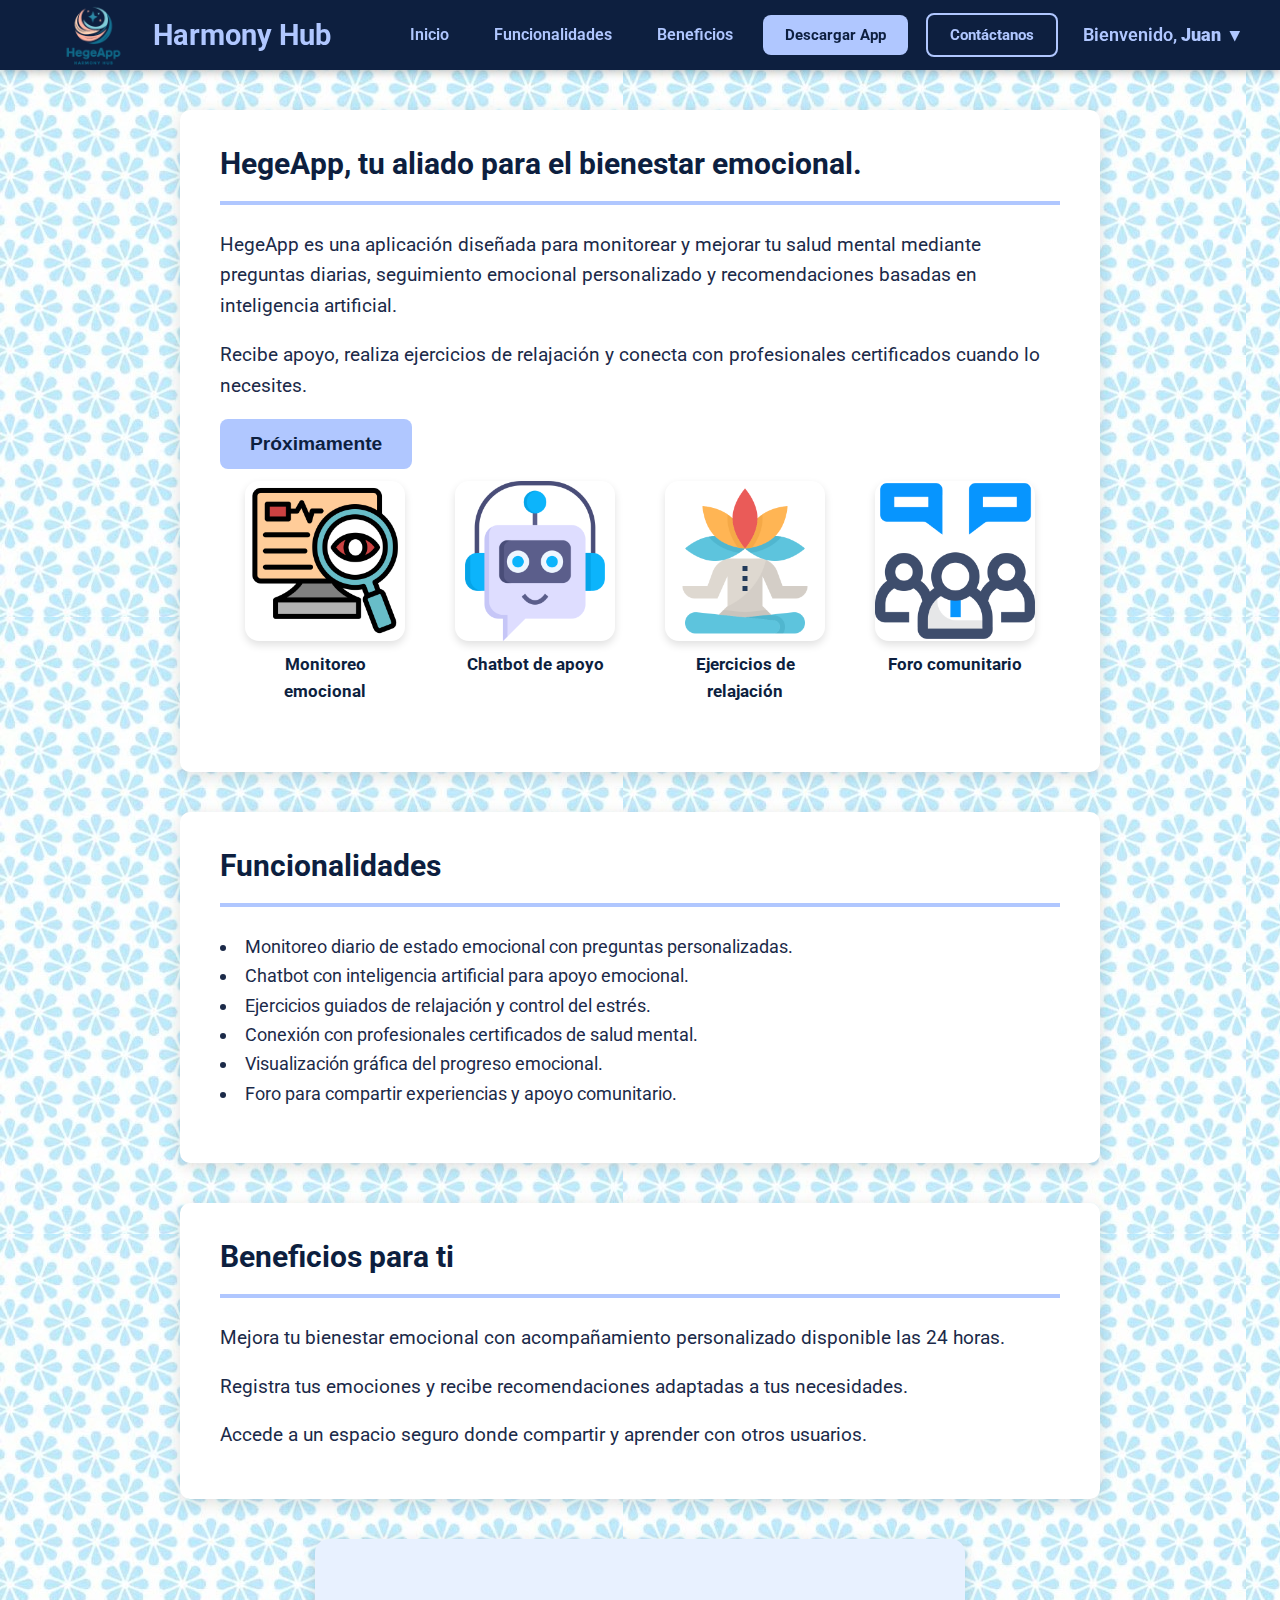
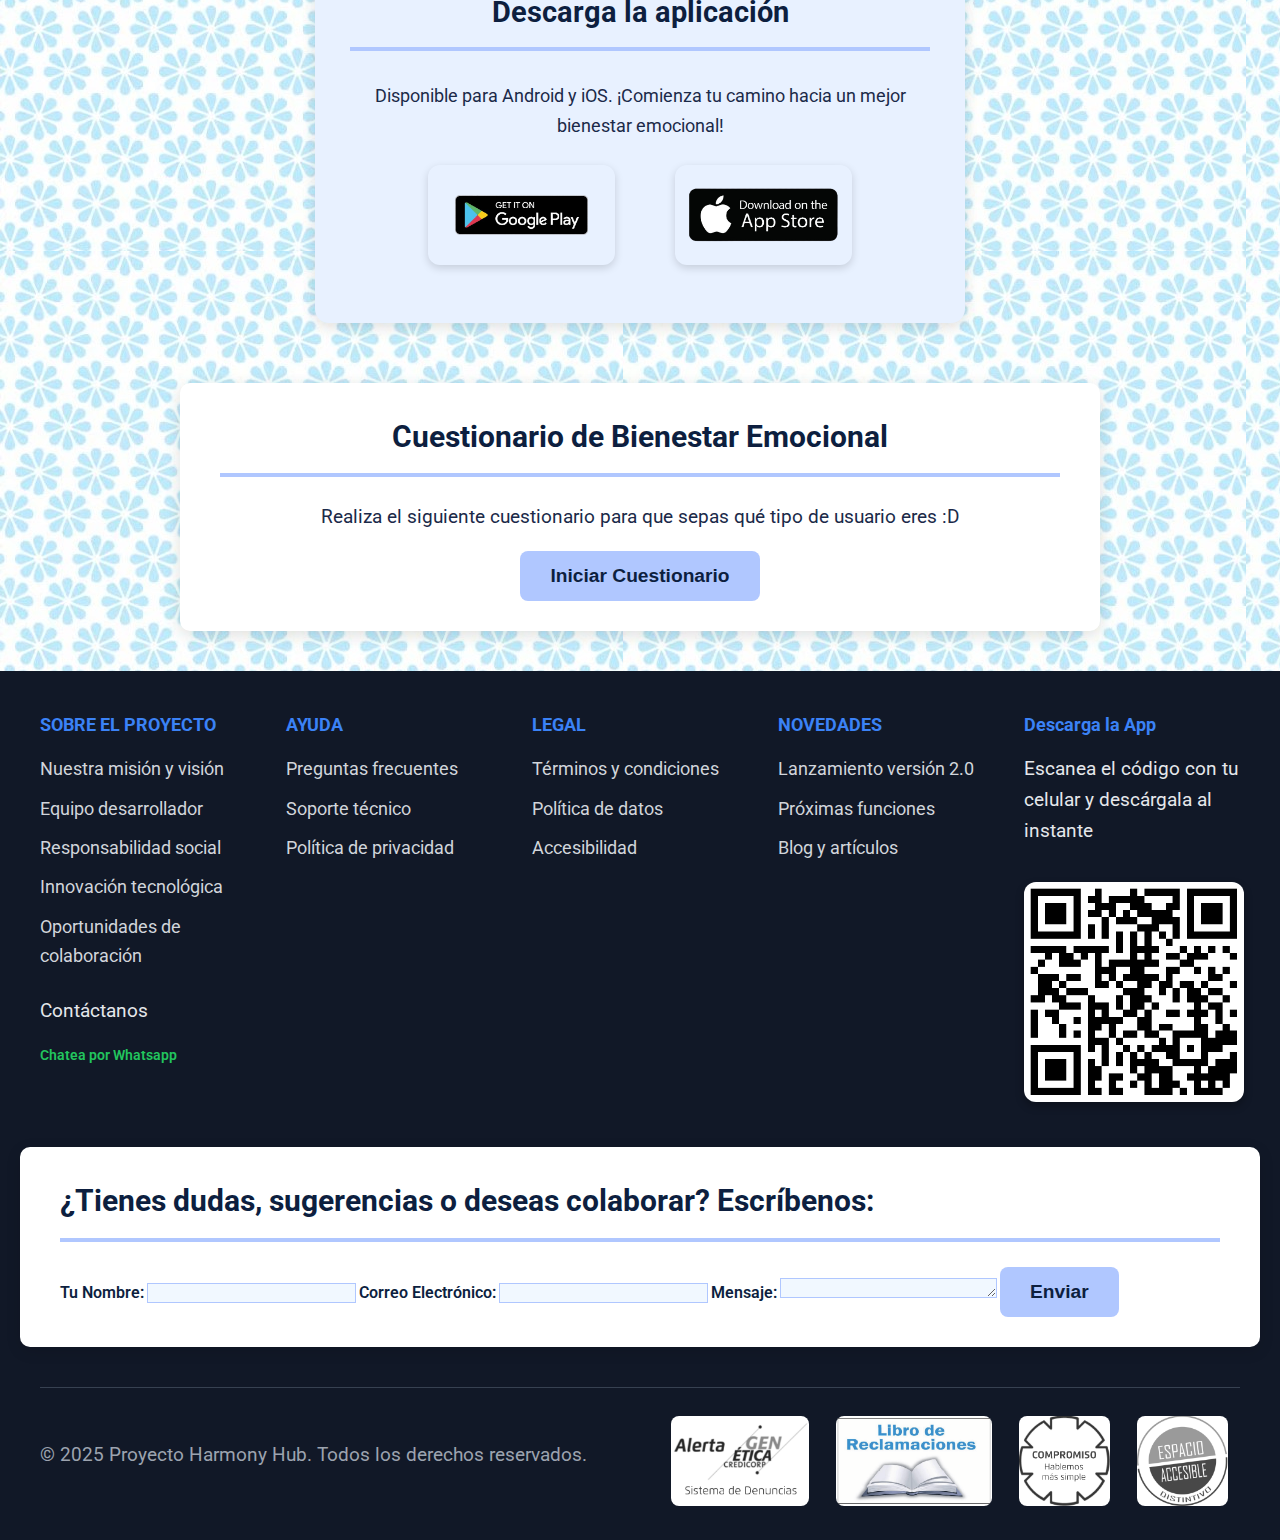
<file: index.html>
<!DOCTYPE html>
<html lang="es">
<head>
  <meta charset="UTF-8" />
  <meta name="viewport" content="width=device-width, initial-scale=1" />
  <title>HegeApp - Bienestar Emocional | Harmony Hub</title>
  <link href="https://fonts.googleapis.com/css2?family=Roboto:wght@400;600;700&display=swap" rel="stylesheet" />
  <link rel="stylesheet" href="styles.css" />
  <script src="script.js"></script>

</head>

<body>
  <header role="banner">
    <div class="logo">
      <img src="images/logo_hegeapp.png" alt="Logo Harmony Hub" />
      <span>Harmony Hub</span>
    </div>
    <nav role="navigation" aria-label="Menú principal">
      <a href="#inicio">Inicio</a>
      <a href="#funcionalidades">Funcionalidades</a>
      <a href="#beneficios">Beneficios</a>
    </nav>
    <div class="nav-buttons">
      <a href="#download-section" class="btn-primary">Descargar App</a>
      <a href="#contacto" class="btn-secondary">Contáctanos</a>
    </div>
    <div class="user-welcome" aria-label="Bienvenida de usuario">
  Bienvenido, <strong>Juan</strong>
  <span class="arrow">&#9662;</span> <!-- Flecha -->
  <div class="dropdown-menu">
    <a href="perfil.html">Perfil</a>
  <a href="notificaciones.html">Notificaciones</a>
  <a href="Amigos.html">Amigos</a>
  <a href="Foro.html">Foro</a>
  <a href="configuracion.html">Configuración</a>
  <a href="#" onclick="openModal()">Cerrar sesión</a>
  </div>
</div>

<!-- Modal de confirmación -->
<div id="logout-modal" class="modal">
  <div class="modal-content">
    <h2>¿Estás seguro de que quieres cerrar sesión?</h2>
    <button onclick="closeModal()">Cancelar</button>
    <button onclick="logout()">Confirmar</button>
  </div>
</div>

</div>

  </header>

  <main role="main">
    <section id="inicio" tabindex="-1">
      <h2>HegeApp, tu aliado para el bienestar emocional.</h2>
      <p>HegeApp es una aplicación diseñada para monitorear y mejorar tu salud mental mediante preguntas diarias, seguimiento emocional personalizado y recomendaciones basadas en inteligencia artificial.</p>
      <p>Recibe apoyo, realiza ejercicios de relajación y conecta con profesionales certificados cuando lo necesites.</p>
      <button onclick="alert('Gracias por tu interés. Próximamente disponible.')">Próximamente</button>

      <div class="img-section" aria-label="Imágenes ilustrativas de funcionalidades">
        <figure>
          <img src="images/monitoreo.png" alt="Monitoreo emocional" />
          <figcaption>Monitoreo emocional</figcaption>
        </figure>
        <figure>
          <img src="images/chatbot.png" alt="Chatbot de apoyo" />
          <figcaption>Chatbot de apoyo</figcaption>
        </figure>
        <figure>
          <img src="images/relajacion.png" alt="Ejercicios de relajación" />
          <figcaption>Ejercicios de relajación</figcaption>
        </figure>
        <figure>
          <img src="images/foro.png" alt="Foro comunitario" />
          <figcaption>Foro comunitario</figcaption>
        </figure>
      </div>
    </section>

    <section id="funcionalidades" tabindex="-1">
      <h2>Funcionalidades</h2>
      <ul>
        <li>Monitoreo diario de estado emocional con preguntas personalizadas.</li>
        <li>Chatbot con inteligencia artificial para apoyo emocional.</li>
        <li>Ejercicios guiados de relajación y control del estrés.</li>
        <li>Conexión con profesionales certificados de salud mental.</li>
        <li>Visualización gráfica del progreso emocional.</li>
        <li>Foro para compartir experiencias y apoyo comunitario.</li>
      </ul>
    </section>

    <section id="beneficios" tabindex="-1">
      <h2>Beneficios para ti</h2>
      <p>Mejora tu bienestar emocional con acompañamiento personalizado disponible las 24 horas.</p>
      <p>Registra tus emociones y recibe recomendaciones adaptadas a tus necesidades.</p>
      <p>Accede a un espacio seguro donde compartir y aprender con otros usuarios.</p>
    </section>

    <section id="download-section" tabindex="-1">
      <h2>Descarga la aplicación</h2>
      <p>Disponible para Android y iOS. ¡Comienza tu camino hacia un mejor bienestar emocional!</p>
      <div>
        <a href="https://play.google.com/store/apps/details?id=tu.app.id" target="_blank" rel="noopener noreferrer" aria-label="Descargar en Google Play">
          <img src="images/googlePlay-removebg-preview.png" alt="Google Play Store" />
        </a>
        <a href="https://apps.apple.com/app/idtuappid" target="_blank" rel="noopener noreferrer" aria-label="Descargar en App Store">
          <img src="images/iOS-removebg-preview.png" alt="App Store" />
        </a>
      </div>
    </section>

    <section id="cuestionario" tabindex="-1">
  <h2>Cuestionario de Bienestar Emocional</h2>
  <p>Realiza el siguiente cuestionario para que sepas qué tipo de usuario eres :D</p>
  <!-- Enlace que redirige a la página del cuestionario -->
  <a href="cuestionario.html">
    <button id="start-quiz-btn">Iniciar Cuestionario</button>
  </a>
  <div id="quiz-container" style="display:none;">
    <p id="question"></p>
    <button class="quiz-option" onclick="answerQuestion(1)">Sí</button>
    <button class="quiz-option" onclick="answerQuestion(2)">No</button>
  </div>
  <p id="final-message" style="display:none;">¡Gracias por completar el cuestionario! Pronto recibirás una respuesta.</p>
</section>


  </main>

  <footer>
  <div class="footer-container">
    <div class="footer-column">
      <h3>SOBRE EL PROYECTO</h3>
      <ul>
        <li><a href="#">Nuestra misión y visión</a></li>
        <li><a href="#">Equipo desarrollador</a></li>
        <li><a href="#">Responsabilidad social</a></li>
        <li><a href="#">Innovación tecnológica</a></li>
        <li><a href="#">Oportunidades de colaboración</a></li>
      </ul>
      <div class="contacto-footer">
        <p>Contáctanos</p>
        <a href="https://wa.me/tu_numero" target="_blank" class="whatsapp-link">Chatea por Whatsapp</a>
      </div>
    </div>
    <div class="footer-column">
      <h3>AYUDA</h3>
      <ul>
        <li><a href="#">Preguntas frecuentes</a></li>
        <li><a href="#">Soporte técnico</a></li>
        <li><a href="#">Política de privacidad</a></li>
      </ul>
    </div>
    <div class="footer-column">
      <h3>LEGAL</h3>
      <ul>
        <li><a href="#">Términos y condiciones</a></li>
        <li><a href="#">Política de datos</a></li>
        <li><a href="#">Accesibilidad</a></li>
      </ul>
    </div>
    <div class="footer-column">
      <h3>NOVEDADES</h3>
      <ul>
        <li><a href="#">Lanzamiento versión 2.0</a></li>
        <li><a href="#">Próximas funciones</a></li>
        <li><a href="#">Blog y artículos</a></li>
      </ul>
      <div class="social-icons">
        <a href="#" aria-label="Facebook"><i class="fab fa-facebook-f"></i></a>
        <a href="#" aria-label="YouTube"><i class="fab fa-youtube"></i></a>
        <a href="#" aria-label="LinkedIn"><i class="fab fa-linkedin-in"></i></a>
        <a href="#" aria-label="Instagram"><i class="fab fa-instagram"></i></a>
      </div>
    </div>
    <div class="footer-column app-download">
      <h3>Descarga la App</h3>
      <p>Escanea el código con tu celular y descárgala al instante</p>
      <img src="images/Rickrolling_QR_code.png" alt="Código QR para descargar app" />
    </div>
  </div>
<section id="escribir" tabindex="-1">
  <h2>¿Tienes dudas, sugerencias o deseas colaborar? Escríbenos:</h2>
  <form id="contact-form">
    <label for="name">Tu Nombre:</label>
    <input type="text" id="name" name="name" required />
    <label for="email">Correo Electrónico:</label>
    <input type="email" id="email" name="email" required />
    <label for="message">Mensaje:</label>
    <textarea id="message" name="message" rows="1" required></textarea>  
    <button type="submit">Enviar</button>
  </form>
  <p id="contact-message" style="display: none;">¡Gracias por contactarnos! Nos pondremos en contacto contigo pronto.</p>
</section>

  <div class="footer-bottom">
    <p>© 2025 Proyecto Harmony Hub. Todos los derechos reservados.</p>
    <div class="footer-logos">
      <img src="images/sistema de denuncias.png" alt="Logo 1" />
      <img src="images/libro de reclamaciones.png" alt="Logo 2" />
      <img src="images/compromisoo.png" alt="Logo 3" />
      <img src="images/espacio accesible.png" alt="Logo 4" />
    </div>
  </div>
</footer>

</body>
</html>
</file>
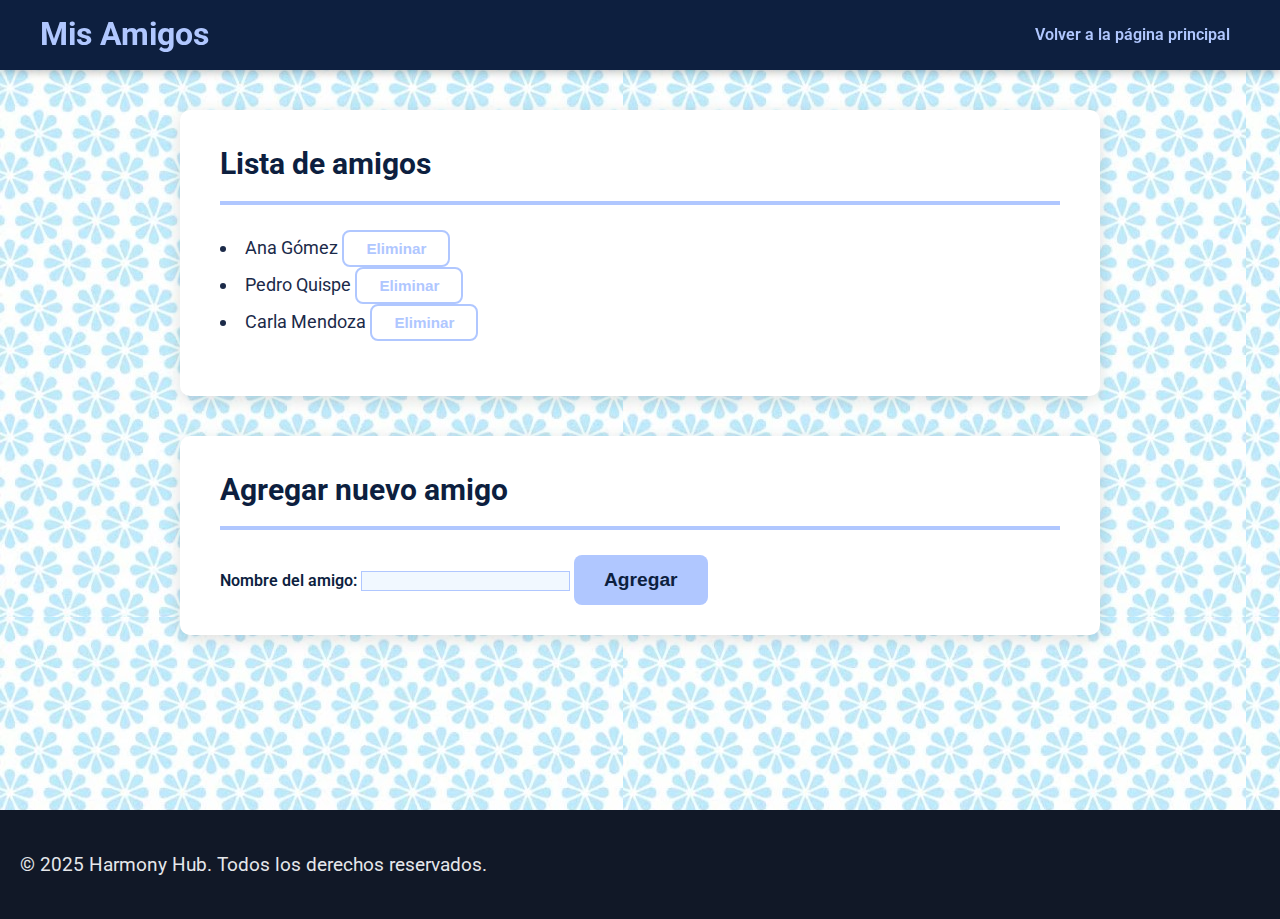
<file: Amigos.html>
<!DOCTYPE html>
<html lang="es">
<head>
  <meta charset="UTF-8" />
  <meta name="viewport" content="width=device-width, initial-scale=1" />
  <title>Mis Amigos - Harmony Hub</title>
  <link rel="stylesheet" href="styles.css" />
  <link href="https://fonts.googleapis.com/css2?family=Roboto:wght@400;600;700&display=swap" rel="stylesheet" />
</head>
<body>
  <header>
    <h1>Mis Amigos</h1>
     <nav>
      <a href="index.html">Volver a la página principal</a>
    </nav>
  </header>

  <main>
    <section>
      <h2>Lista de amigos</h2>
      <ul id="lista-amigos">
        <li>Ana Gómez <button class="btn-secondary">Eliminar</button></li>
        <li>Pedro Quispe <button class="btn-secondary">Eliminar</button></li>
        <li>Carla Mendoza <button class="btn-secondary">Eliminar</button></li>
      </ul>
    </section>

    <section>
      <h2>Agregar nuevo amigo</h2>
      <form id="form-agregar-amigo">
        <label for="nombre-amigo">Nombre del amigo:</label>
        <input type="text" id="nombre-amigo" required />
        <button type="submit">Agregar</button>
      </form>
      <p id="mensaje-amigo" style="display:none; color: #28a745; font-weight: bold;">¡Amigo agregado!</p>
    </section>
  </main>

  <!-- Este div empuja el pie de página hacia abajo -->
  <div style="height: 135px;"></div> <!-- Ajusta este valor para mayor o menor espacio -->

  <footer>
    <p>© 2025 Harmony Hub. Todos los derechos reservados.</p>
  </footer>

  <script>
    const lista = document.getElementById("lista-amigos");
    const form = document.getElementById("form-agregar-amigo");

    form.addEventListener("submit", function (e) {
      e.preventDefault();
      const nombre = document.getElementById("nombre-amigo").value.trim();
      if (nombre) {
        const nuevo = document.createElement("li");
        nuevo.innerHTML = `${nombre} <button class="btn-secondary">Eliminar</button>`;
        lista.appendChild(nuevo);
        document.getElementById("mensaje-amigo").style.display = "block";
        form.reset();
      }
    });
  </script>
</body>
</html>
</file>
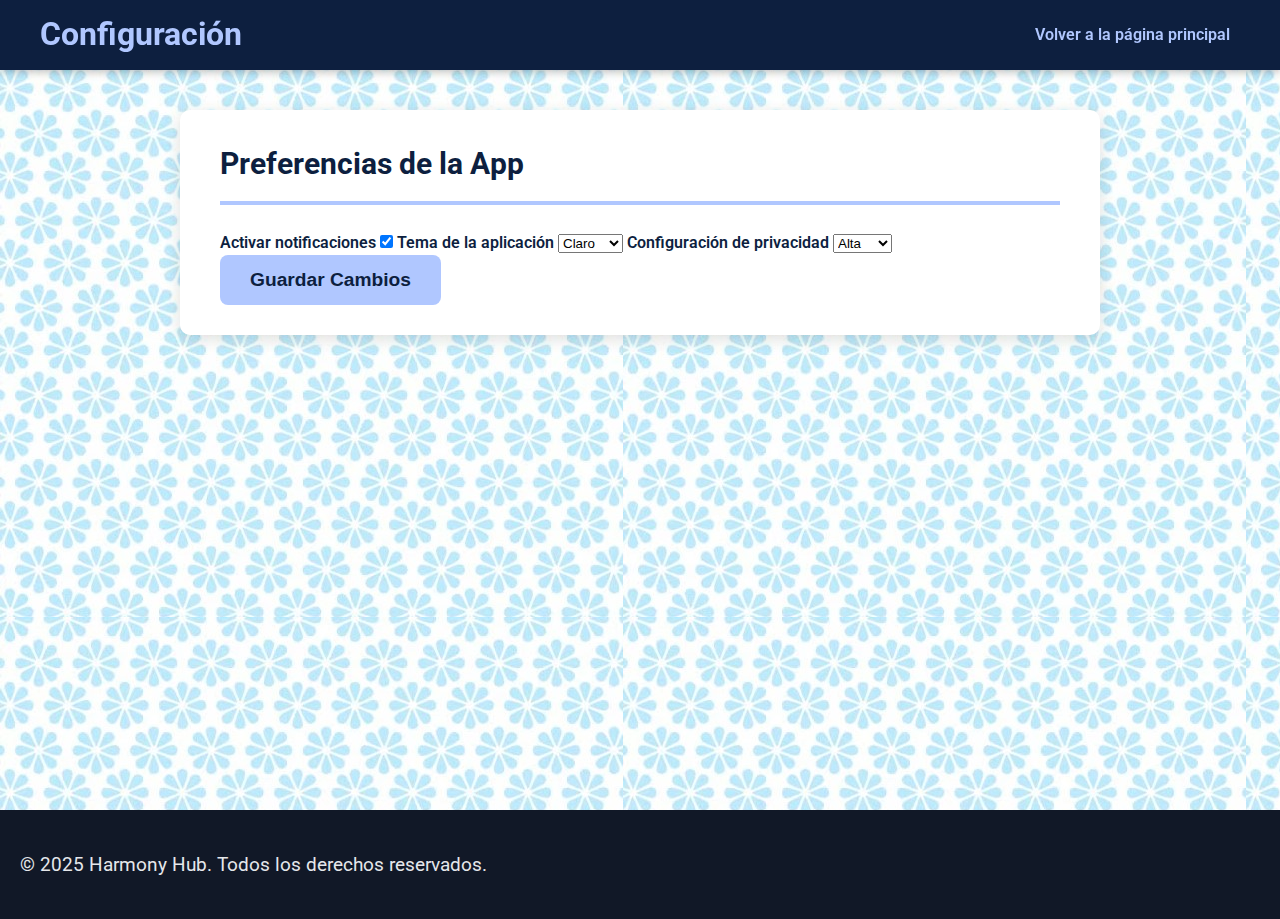
<file: Configuracion.html>
<!DOCTYPE html>
<html lang="es">
<head>
  <meta charset="UTF-8" />
  <meta name="viewport" content="width=device-width, initial-scale=1" />
  <title>Configuración - Harmony Hub</title>
  <link href="https://fonts.googleapis.com/css2?family=Roboto:wght@400;600;700&display=swap" rel="stylesheet" />
  <link rel="stylesheet" href="styles.css" />
   <script src="script.js"></script>
</head>
<body>
  <header>
    <h1>Configuración</h1>
    <nav>
      <a href="index.html">Volver a la página principal</a>
    </nav>
  </header>

  <main>
    <section id="configuracion-form">
      <h2>Preferencias de la App</h2>
      <form>
        <label for="notificaciones">Activar notificaciones</label>
        <input type="checkbox" id="notificaciones" name="notificaciones" checked />

        <label for="temas">Tema de la aplicación</label>
        <select id="temas" name="temas">
          <option value="claro">Claro</option>
          <option value="oscuro">Oscuro</option>
        </select>

        <label for="privacidad">Configuración de privacidad</label>
        <select id="privacidad" name="privacidad">
          <option value="alta">Alta</option>
          <option value="media">Media</option>
          <option value="baja">Baja</option>
        </select>

        <button type="submit">Guardar Cambios</button>
      </form>
    </section>
  </main>

  <!-- Este div empuja el pie de página hacia abajo -->
  <div style="height: 435px;"></div> <!-- Ajusta este valor para mayor o menor espacio -->

  <footer>
    <p>&copy; 2025 Harmony Hub. Todos los derechos reservados.</p>
  </footer>
</body>
</html>
</file>
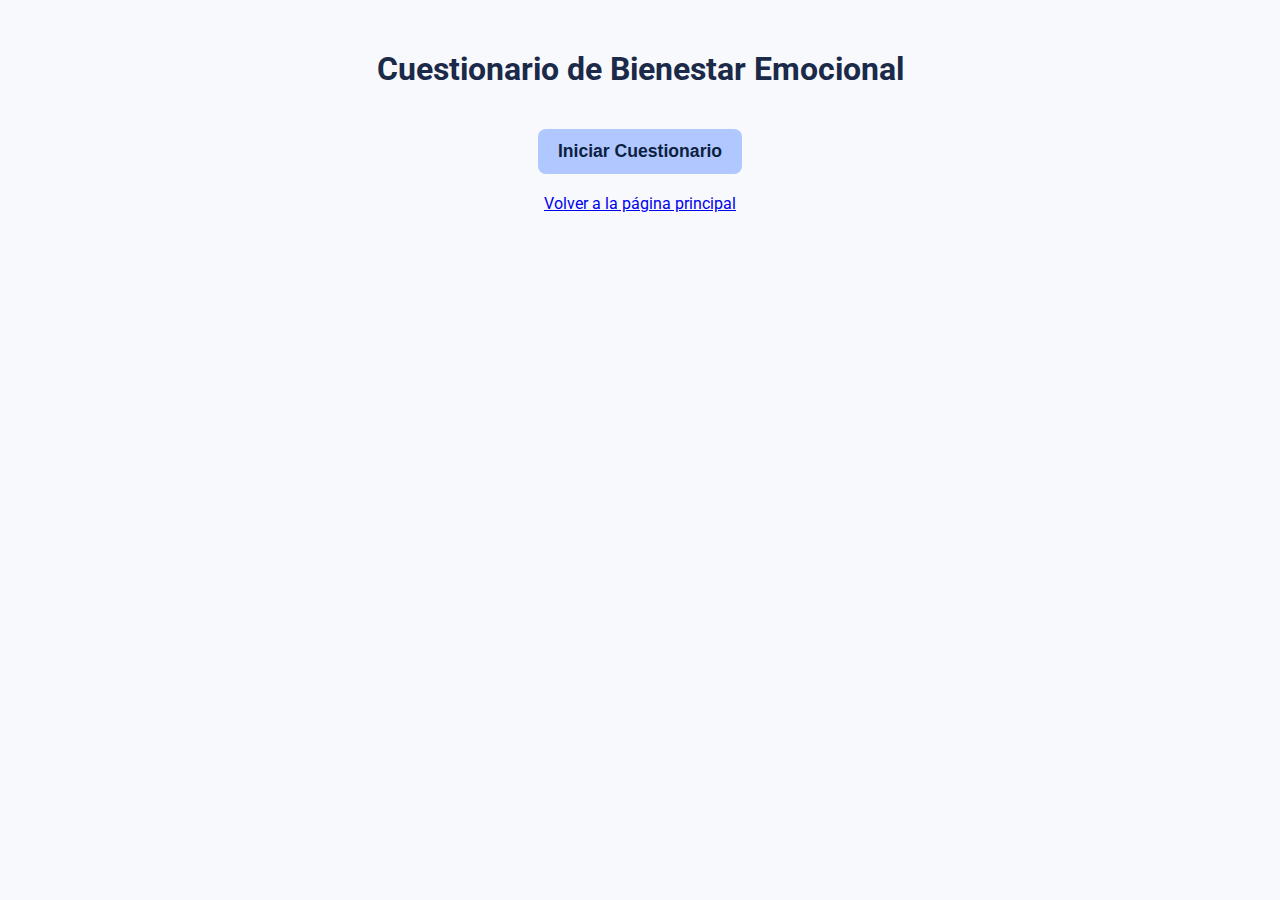
<file: cuestionario.html>
<!DOCTYPE html>
<html lang="es">
<head>
  <meta charset="UTF-8" />
  <meta name="viewport" content="width=device-width, initial-scale=1" />
  <title>Cuestionario de Bienestar Emocional</title>
  <link href="https://fonts.googleapis.com/css2?family=Roboto:wght@400;600;700&display=swap" rel="stylesheet" />
   <script src="script.js"></script>
  <style>
    body {
      font-family: 'Roboto', sans-serif;
      background-color: #F7F9FC;
      color: #1B2A49;
      margin: 0;
      padding: 0;
      text-align: center;
      max-width: 800px;
      margin: 50px auto;
    }
    #quiz-container {
      display: none;
    }
    .quiz-option {
      background-color: #B0C7FF;
      color: #0D1F3F;
      padding: 12px 20px;
      border-radius: 8px;
      font-weight: 700;
      cursor: pointer;
      border: none;
      font-size: 1.1rem;
      margin: 10px;
      transition: background-color 0.3s ease;
    }
    .quiz-option:hover {
      background-color: #7A95DC;
    }
    #final-message {
      font-size: 1.2rem;
      font-weight: 600;
      color: #28a745;
    }
    button {
      background-color: #B0C7FF;
      color: #0D1F3F;
      padding: 12px 20px;
      border-radius: 8px;
      font-weight: 700;
      cursor: pointer;
      border: none;
      font-size: 1.1rem;
      margin: 20px;
      transition: background-color 0.3s ease;
    }
    button:hover {
      background-color: #7A95DC;
    }
  </style>
</head>
<body>

  
  <h1>Cuestionario de Bienestar Emocional</h1>
  
  <button id="start-quiz-btn" onclick="startQuiz()">Iniciar Cuestionario</button>

  <div id="quiz-container">
    <p id="question"></p>
    <button class="quiz-option" onclick="answerQuestion(1)">Sí</button>
    <button class="quiz-option" onclick="answerQuestion(2)">No</button>
  </div>

  <p id="final-message" style="display:none;">¡Gracias por completar el cuestionario! Pronto recibirás una respuesta.</p>

 <!-- Enlace para regresar al índice -->
  <nav>
    <a href="index.html" class="back-button">Volver a la página principal</a>
  </nav>
  
  <script>
    let currentQuestion = 0;
    const questions = [
      "¿Te sientes emocionalmente equilibrado últimamente?",
      "¿Sientes que estás manejando bien tus emociones?",
      "¿Estás dispuesto a buscar ayuda si lo necesitas?"
    ];

    function startQuiz() {
      document.getElementById("start-quiz-btn").style.display = "none";
      document.getElementById("quiz-container").style.display = "block";
      showQuestion();
    }

    function showQuestion() {
      if (currentQuestion < questions.length) {
        document.getElementById("question").textContent = questions[currentQuestion];
      } else {
        document.getElementById("quiz-container").style.display = "none";
        document.getElementById("final-message").style.display = "block";
      }
    }
    

    function answerQuestion(answer) {
      // Puedes manejar la respuesta aquí si es necesario, por ejemplo, guardándola.
      currentQuestion++;
      showQuestion();
    }
  </script>
</body>
</html>
</file>
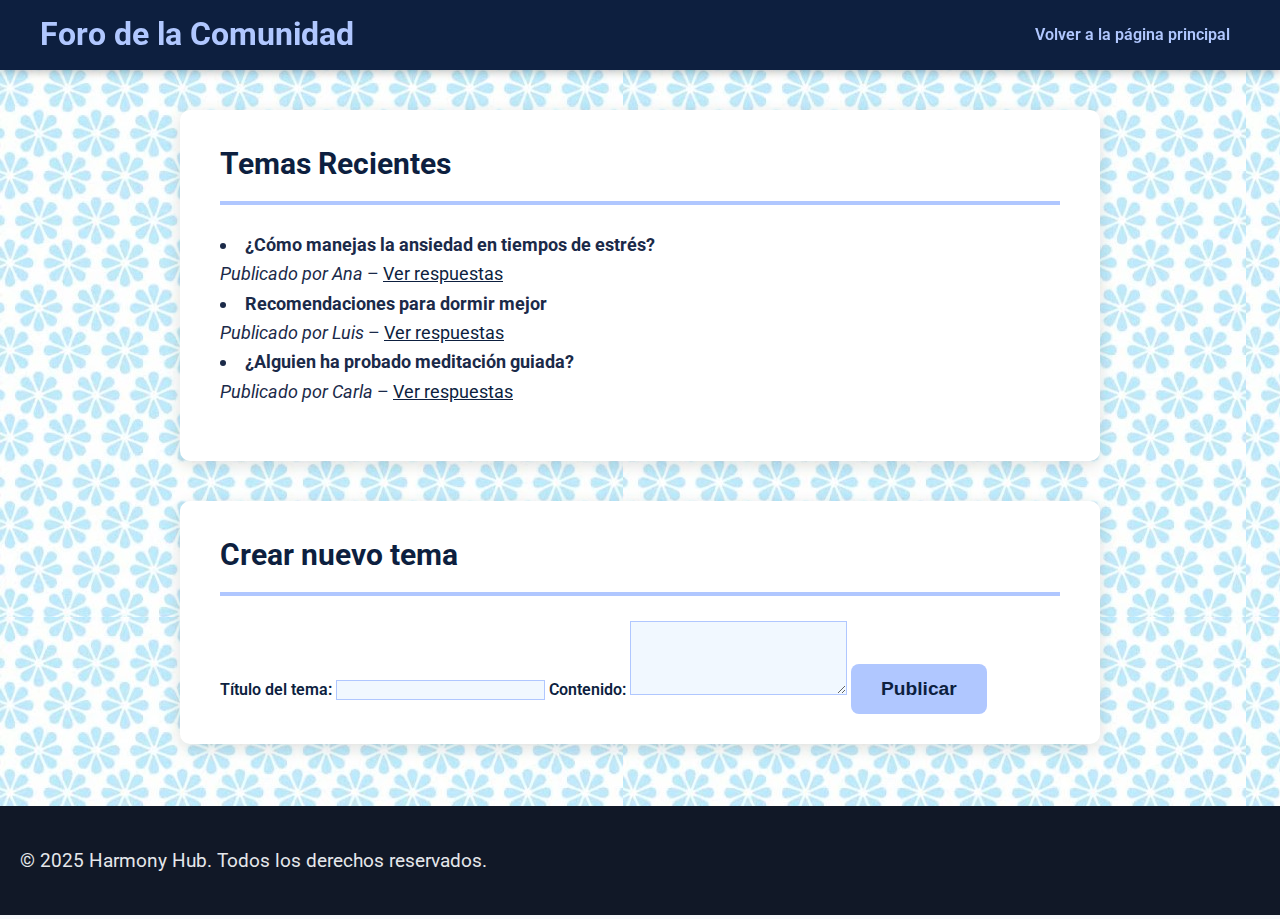
<file: Foro.html>
<!DOCTYPE html>
<html lang="es">
<head>
  <meta charset="UTF-8" />
  <meta name="viewport" content="width=device-width, initial-scale=1" />
  <title>Foro de la Comunidad - Harmony Hub</title>
  <link rel="stylesheet" href="styles.css" />
  <link href="https://fonts.googleapis.com/css2?family=Roboto:wght@400;600;700&display=swap" rel="stylesheet" />
</head>
<body>
  <header>
    <h1>Foro de la Comunidad</h1>
     <nav>
      <a href="index.html">Volver a la página principal</a>
    </nav>
  </header>

  <main>
    <section>
      <h2>Temas Recientes</h2>
      <ul>
        <li><strong>¿Cómo manejas la ansiedad en tiempos de estrés?</strong><br><em>Publicado por Ana</em> – <a href="#">Ver respuestas</a></li>
        <li><strong>Recomendaciones para dormir mejor</strong><br><em>Publicado por Luis</em> – <a href="#">Ver respuestas</a></li>
        <li><strong>¿Alguien ha probado meditación guiada?</strong><br><em>Publicado por Carla</em> – <a href="#">Ver respuestas</a></li>
      </ul>
    </section>

    <section>
      <h2>Crear nuevo tema</h2>
      <form id="form-nuevo-tema">
        <label for="titulo">Título del tema:</label>
        <input type="text" id="titulo" name="titulo" required />
        <label for="contenido">Contenido:</label>
        <textarea id="contenido" name="contenido" rows="4" required></textarea>
        <button type="submit">Publicar</button>
      </form>
      <p id="mensaje-tema" style="display:none; color: #28a745; font-weight: bold;">¡Tu tema fue publicado!</p>
    </section>
  </main>

  <!-- Este div empuja el pie de página hacia abajo -->
  <div style="height: 22px;"></div> <!-- Ajusta este valor para mayor o menor espacio -->

  <footer>
    <p>© 2025 Harmony Hub. Todos los derechos reservados.</p>
  </footer>

  <script>
    document.getElementById('form-nuevo-tema').addEventListener('submit', function (e) {
      e.preventDefault();
      document.getElementById('mensaje-tema').style.display = 'block';
      this.reset();
    });
  </script>
</body>
</html>
</file>
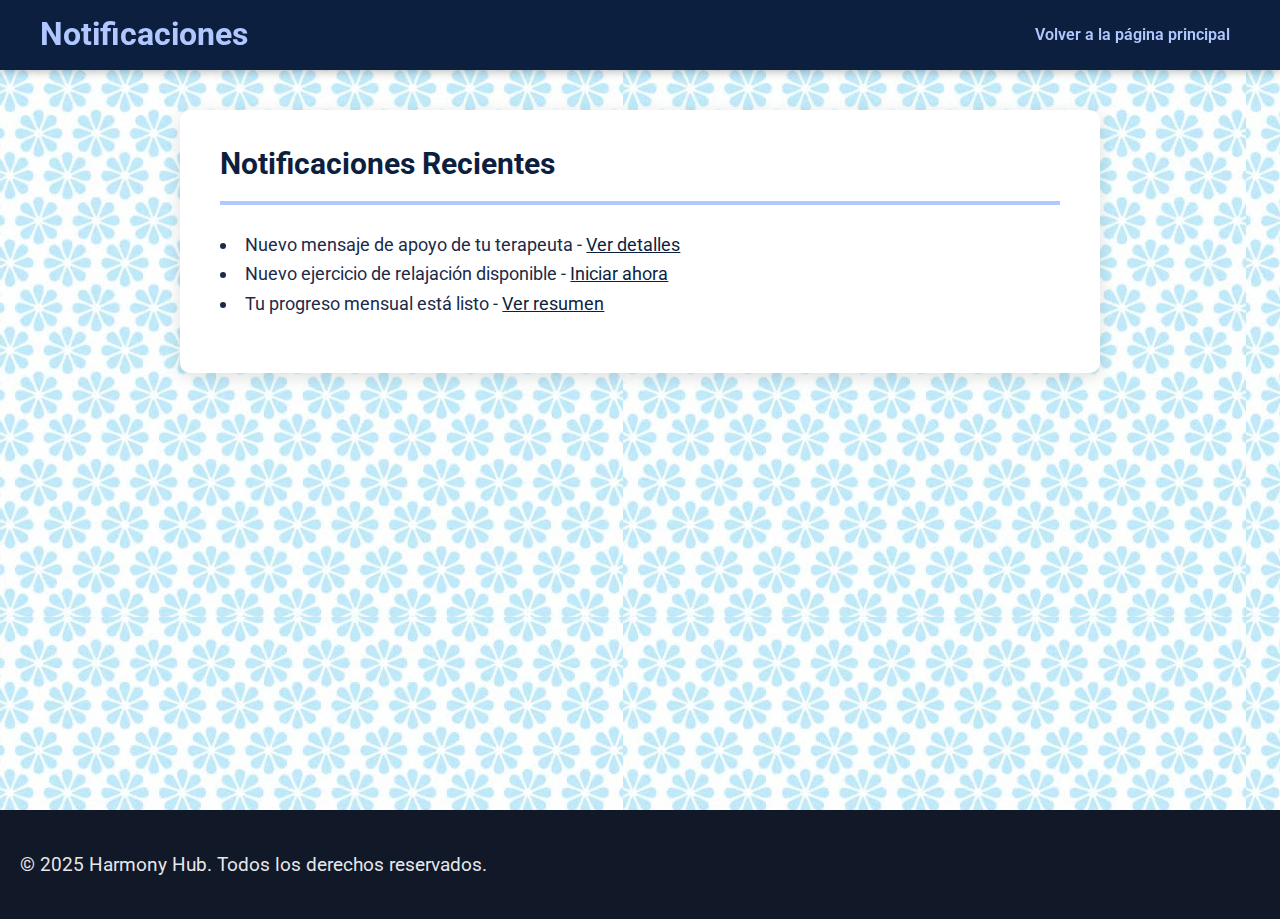
<file: Notificaciones.html>
<!DOCTYPE html>
<html lang="es">
<head>
  <meta charset="UTF-8" />
  <meta name="viewport" content="width=device-width, initial-scale=1" />
  <title>Notificaciones - Harmony Hub</title>
  <link href="https://fonts.googleapis.com/css2?family=Roboto:wght@400;600;700&display=swap" rel="stylesheet" />
  <link rel="stylesheet" href="styles.css" />
   <script src="script.js"></script>
</head>
<body>
  <header>
    <h1>Notificaciones</h1>
    <nav>
      <a href="index.html">Volver a la página principal</a>
    </nav>
  </header>

  <main>
    <section id="notificaciones-list">
      <h2>Notificaciones Recientes</h2>
      <ul>
        <li>Nuevo mensaje de apoyo de tu terapeuta - <a href="#">Ver detalles</a></li>
        <li>Nuevo ejercicio de relajación disponible - <a href="#">Iniciar ahora</a></li>
        <li>Tu progreso mensual está listo - <a href="#">Ver resumen</a></li>
      </ul>
    </section>
  </main>

<!-- Este div empuja el pie de página hacia abajo -->
  <div style="height: 397px;"></div> <!-- Ajusta este valor para mayor o menor espacio -->

  <footer>
    <p>&copy; 2025 Harmony Hub. Todos los derechos reservados.</p>
  </footer>
</body>
</html>
</file>
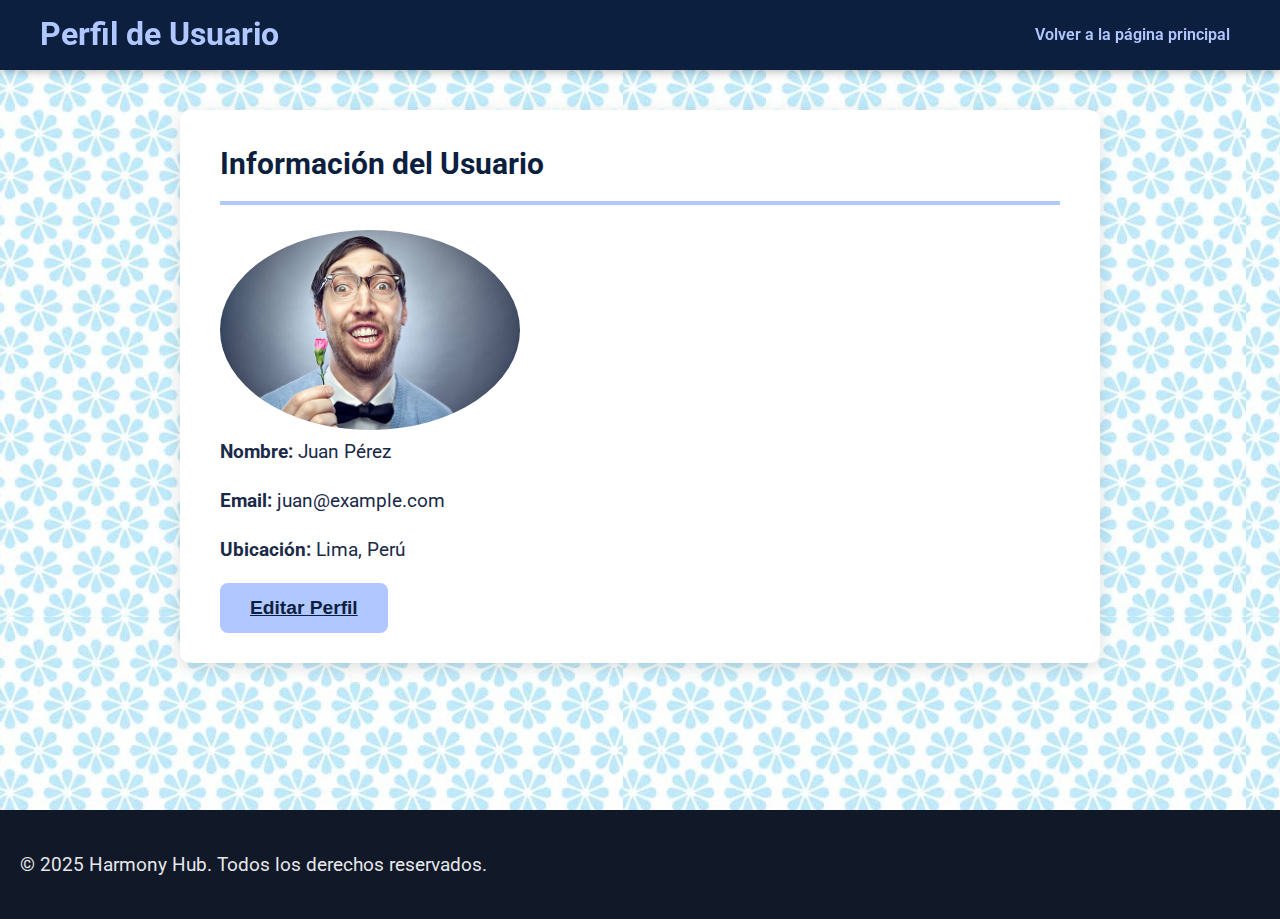
<file: Perfil.html>
<!DOCTYPE html>
<html lang="es">
<head>
  <meta charset="UTF-8" />
  <meta name="viewport" content="width=device-width, initial-scale=1" />
  <title>Perfil de Usuario - Harmony Hub</title>
  <link href="https://fonts.googleapis.com/css2?family=Roboto:wght@400;600;700&display=swap" rel="stylesheet" />
  <link rel="stylesheet" href="styles.css" />
   <script src="script.js"></script>
</head>
<body>
  <header>
    <h1>Perfil de Usuario</h1>
    <nav>
      <a href="index.html">Volver a la página principal</a>
    </nav>
  </header>

  <main>
    <section id="perfil-info">
      <h2>Información del Usuario</h2>
      <div class="perfil-container">
        <img src="images/FotoPerfil.png" alt="Foto de Perfil" class="perfil-img"/>
        <div>
          <p><strong>Nombre:</strong> Juan Pérez</p>
          <p><strong>Email:</strong> juan@example.com</p>
          <p><strong>Ubicación:</strong> Lima, Perú</p>
        </div>
      </div>
      <button><a href="editar-perfil.html">Editar Perfil</a></button>
    </section>
  </main>

<!-- Este div empuja el pie de página hacia abajo -->
  <div style="height: 107px;"></div> <!-- Ajusta este valor para mayor o menor espacio -->

  <footer>
    <p>&copy; 2025 Harmony Hub. Todos los derechos reservados.</p>
  </footer>
</body>
</html>
</file>
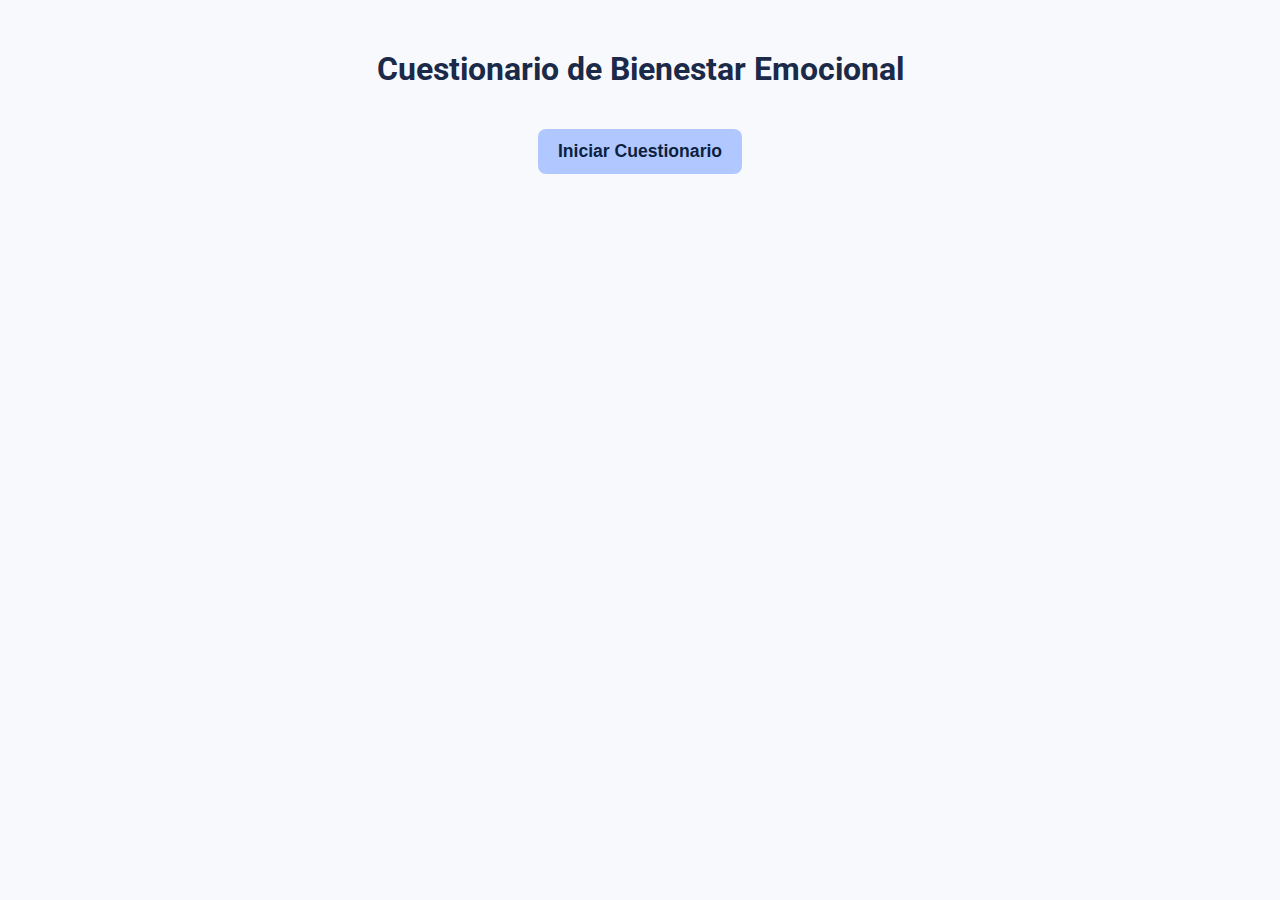
<file: public/cuestionario.html>
<!DOCTYPE html>
<html lang="es">
<head>
  <meta charset="UTF-8" />
  <meta name="viewport" content="width=device-width, initial-scale=1" />
  <title>Cuestionario de Bienestar Emocional</title>
  <link href="https://fonts.googleapis.com/css2?family=Roboto:wght@400;600;700&display=swap" rel="stylesheet" />
  <style>
    body {
      font-family: 'Roboto', sans-serif;
      background-color: #F7F9FC;
      color: #1B2A49;
      margin: 0;
      padding: 0;
      text-align: center;
      max-width: 800px;
      margin: 50px auto;
    }
    #quiz-container {
      display: none;
    }
    .quiz-option {
      background-color: #B0C7FF;
      color: #0D1F3F;
      padding: 12px 20px;
      border-radius: 8px;
      font-weight: 700;
      cursor: pointer;
      border: none;
      font-size: 1.1rem;
      margin: 10px;
      transition: background-color 0.3s ease;
    }
    .quiz-option:hover {
      background-color: #7A95DC;
    }
    #final-message {
      font-size: 1.2rem;
      font-weight: 600;
      color: #28a745;
    }
    button {
      background-color: #B0C7FF;
      color: #0D1F3F;
      padding: 12px 20px;
      border-radius: 8px;
      font-weight: 700;
      cursor: pointer;
      border: none;
      font-size: 1.1rem;
      margin: 20px;
      transition: background-color 0.3s ease;
    }
    button:hover {
      background-color: #7A95DC;
    }
  </style>
</head>
<body>
  <h1>Cuestionario de Bienestar Emocional</h1>
  
  <button id="start-quiz-btn" onclick="startQuiz()">Iniciar Cuestionario</button>

  <div id="quiz-container">
    <p id="question"></p>
    <button class="quiz-option" onclick="answerQuestion(1)">Sí</button>
    <button class="quiz-option" onclick="answerQuestion(2)">No</button>
  </div>

  <p id="final-message" style="display:none;">¡Gracias por completar el cuestionario! Pronto recibirás una respuesta.</p>

  <script>
    let currentQuestion = 0;
    const questions = [
      "¿Te sientes emocionalmente equilibrado últimamente?",
      "¿Sientes que estás manejando bien tus emociones?",
      "¿Estás dispuesto a buscar ayuda si lo necesitas?"
    ];

    function startQuiz() {
      document.getElementById("start-quiz-btn").style.display = "none";
      document.getElementById("quiz-container").style.display = "block";
      showQuestion();
    }

    function showQuestion() {
      if (currentQuestion < questions.length) {
        document.getElementById("question").textContent = questions[currentQuestion];
      } else {
        document.getElementById("quiz-container").style.display = "none";
        document.getElementById("final-message").style.display = "block";
      }
    }

    function answerQuestion(answer) {
      // Puedes manejar la respuesta aquí si es necesario, por ejemplo, guardándola.
      currentQuestion++;
      showQuestion();
    }
  </script>
</body>
</html>
</file>
<file: styles.css>
/* Reset básico */ 
* {
  margin: 0;
  padding: 0;
  box-sizing: border-box;
}

body {
  font-family: 'Roboto', sans-serif;
  font-size: 16px;
  background-color: #F7F9FC;
  color: #1B2A49;
  line-height: 1.6;
  scroll-behavior: smooth;
  min-height: 100vh;
}

header {
  display: flex;
  align-items: center;
  justify-content: flex-start;
  padding: 8px 40px;
  height: 70px;
  background-color: #0D1F3F;
  box-shadow: 0 2px 8px rgba(0,0,0,0.25);
  position: sticky;
  top: 0;
  z-index: 1000;
  color: #B0C7FF;
  font-weight: 600;
  flex-wrap: nowrap;
}

.logo {
  display: flex;
  align-items: center;
  gap: 8px;
}

.logo img {
  height: 100px;
  width: auto;
}

.logo span {
  font-weight: 700;
  font-size: 1.8rem;
  color: #B0C7FF;
  user-select: none;
}

nav {
  margin-left: auto;
  display: flex;
  align-items: center;
  gap: 25px;
  font-size: 1rem;
  font-weight: 600;
}

nav a {
  color: #B0C7FF;
  text-decoration: none;
  padding: 6px 10px;
  border-radius: 6px;
  transition: background-color 0.3s ease, color 0.3s ease;
}

nav a:hover,
nav a:focus {
  background-color: #B0C7FF;
  color: #0D1F3F;
  outline: none;
}

.nav-buttons {
  margin-left: 20px;
  display: flex;
  align-items: center;
  gap: 18px;
}

.btn-primary {
  background-color: #B0C7FF;
  color: #0D1F3F;
  padding: 8px 22px;
  border-radius: 8px;
  font-weight: 700;
  cursor: pointer;
  border: none;
  text-decoration: none;
  font-size: 0.95rem;
  transition: background-color 0.3s ease;
  white-space: nowrap;
}

.btn-primary:hover,
.btn-primary:focus {
  background-color: #7A95DC;
  color: white;
  outline: none;
}

.btn-secondary {
  background: none;
  border: 2px solid #B0C7FF;
  padding: 8px 22px;
  border-radius: 8px;
  color: #B0C7FF;
  font-weight: 700;
  cursor: pointer;
  font-size: 0.95rem;
  text-decoration: none;
  transition: background-color 0.3s ease, color 0.3s ease;
  white-space: nowrap;
}

.btn-secondary:hover,
.btn-secondary:focus {
  background-color: #B0C7FF;
  color: #0D1F3F;
  outline: none;
}

.user-welcome {
  font-weight: 600;
  font-size: 1.15rem;
  color: #B0C7FF;
  user-select: none;
  margin-left: 25px;
  white-space: nowrap;
  flex-shrink: 0;
  position: relative;
}

.arrow {
  margin-left: 5px;
  font-size: 1.2rem;
  cursor: pointer;
}

.dropdown-menu {
  display: none;
  position: absolute;
  top: 30px;
  right: 0;
  background-color: #fff;
  border: 1px solid #ddd;
  border-radius: 8px;
  box-shadow: 0 4px 10px rgba(0, 0, 0, 0.1);
  width: 160px;
  text-align: left;
}

.dropdown-menu a {
  padding: 8px 12px;
  text-decoration: none;
  color: #1B2A49;
  display: block;
}

.dropdown-menu a:hover {
  background-color: #B0C7FF;
  color: #0D1F3F;
}

.user-welcome:hover .dropdown-menu {
  display: block;
}
.user-welcome:hover .arrow {
  color: #7A95DC;
}

/* Estilos para el modal */
.modal {
  display: none;
  position: fixed;
  top: 0;
  left: 0;
  width: 100%;
  height: 100%;
  background-color: rgba(0, 0, 0, 0.5);
  justify-content: center;
  align-items: center;
  z-index: 1000;
}

.modal-content {
  background-color: white;
  padding: 30px;
  border-radius: 8px;
  width: 300px;
  text-align: center;
}

.modal button {
  padding: 10px 20px;
  border-radius: 8px;
  cursor: pointer;
  margin: 10px;
  font-weight: bold;
}

.modal button:hover {
  background-color: #7A95DC;
}

.modal button:first-child {
  background-color: #b90f0f;
  color: white;
}

.modal button:last-child {
  background-color: #b90f0f;
  color: white;
}

/* Estilo para el botón de volver a la página principal */
.back-button {
  font-size: 1rem;
  color: #0D1F3F;
  text-decoration: none;
  font-weight: bold;
  padding: 10px;
  margin: 15px 0;
  border: 2px solid #0D1F3F;
  border-radius: 8px;
  display: inline-block;
}

.back-button:hover,
.back-button:focus {
  background-color: #7A95DC;
  color: white;
  outline: none;
}


main {
  max-width: 960px;
  margin: 40px auto;
  padding: 0 20px;
}

section {
  background-color: white;
  margin-bottom: 40px;
  padding: 30px 40px;
  border-radius: 10px;
  box-shadow: 0 4px 15px rgba(0,0,0,0.12);
}

h2 {
  color: #0D1F3F;
  border-bottom: 4px solid #B0C7FF;
  padding-bottom: 12px;
  margin-bottom: 25px;
  font-weight: 700;
  font-size: 1.9rem;
}

p {
  font-size: 1.2rem;
  line-height: 1.6;
  margin-bottom: 18px;
}

ul {
  list-style: inside disc;
  margin-bottom: 25px;
  font-size: 1.15rem;
  color: #1B2A49;
}

a {
  color: #0D1F3F;
  text-decoration: underline;
}

a:hover,
a:focus {
  color: #7A95DC;
  outline: none;
}

/* Imagenes de la sección con hover para agrandar */
.img-section figure img {
  transition: transform 0.3s ease;
}

.img-section figure:hover img,
.img-section figure:focus-within img {
  transform: scale(1.15);
  cursor: pointer;
}

/* Footer */
footer {
  background-color: #111827;
  color: #E5E7EB;
  padding: 40px 20px 20px 20px;
  font-size: 0.9rem;
  font-weight: 400;
  font-family: 'Roboto', sans-serif;
}

.footer-container {
  display: flex;
  flex-wrap: wrap;
  max-width: 1200px;
  margin: 0 auto 30px auto;
  gap: 30px;
  justify-content: space-between;
}

.footer-column {
  flex: 1 1 180px;
  min-width: 180px;
}

.footer-column h3 {
  font-weight: 700;
  margin-bottom: 15px;
  font-size: 1.1rem;
  color: #3B82F6;
}

.footer-column ul {
  list-style: none;
  padding-left: 0;
}

.footer-column ul li {
  margin-bottom: 10px;
}

.footer-column ul li a {
  color: #D1D5DB;
  text-decoration: none;
  transition: color 0.3s ease;
}

.footer-column ul li a:hover,
.footer-column ul li a:focus {
  color: #3B82F6;
  text-decoration: underline;
  outline: none;
}

#cuestionario {
  text-align: center;
  margin-top: 30px;
}

.quiz-option {
  background-color: #B0C7FF;
  color: #0D1F3F;
  padding: 12px 20px;
  border-radius: 8px;
  font-weight: 700;
  cursor: pointer;
  border: none;
  font-size: 1.1rem;
  margin: 10px;
  transition: background-color 0.3s ease;
}

.quiz-option:hover {
  background-color: #7A95DC;
}

#final-message {
  font-size: 1.2rem;
  font-weight: 600;
  color: #28a745;
}


.whatsapp-link {
  color: #22C55E;
  text-decoration: none;
  font-weight: 600;
}

.whatsapp-link:hover {
  text-decoration: underline;
}

.ubicacion-link {
  color: #9CA3AF;
  text-decoration: none;
  font-weight: 500;
  font-size: 0.9rem;
}

.ubicacion-link:hover {
  text-decoration: underline;
}

.nuevo {
  background-color: #3B82F6;
  color: white;
  font-size: 0.75rem;
  font-weight: 600;
  padding: 2px 6px;
  border-radius: 4px;
  margin-left: 6px;
}

/* Evitar que las imágenes del footer se agranden o tengan efecto hover */
footer img {
  max-width: 140px;
  height: auto;
  border-radius: 8px;
  box-shadow: none;
  transition: none !important;
  transform: none !important;
  cursor: default;
  margin: 8px 12px 8px 0;
}

/* Ajustes específicos para el QR */
footer .app-download img {
  max-width: 140px;
  margin: 8px 0;
  box-shadow: 0 4px 8px rgba(0,0,0,0.3);
  border-radius: 12px;
  cursor: default;
  transition: none !important;
  transform: none !important;
}

/* Ajustes para logos en el footer bottom */
.footer-logos img {
  height: 90px;
  margin-left: 12px;
  max-width: none;
  cursor: default;
  transition: none !important;
  transform: none !important;
}

.social-icons {
  margin-top: 15px;
}

.social-icons a {
  color: #6B7280;
  margin-right: 15px;
  font-size: 1.3rem;
  transition: color 0.3s ease;
  text-decoration: none;
}

.social-icons a:hover {
  color: #3B82F6;
}

.app-download img:last-child {
  margin-top: 18px;
  max-width: 220px;
}

.footer-bottom {
  border-top: 1px solid #374151;
  padding-top: 20px;
  max-width: 1200px;
  margin: 0 auto;
  display: flex;
  flex-wrap: wrap;
  justify-content: space-between;
  align-items: center;
  gap: 15px;
  font-size: 0.8rem;
  color: #9CA3AF;
}

/* Otros estilos del sitio */

button {
  background-color: #B0C7FF;
  border: none;
  padding: 14px 30px;
  border-radius: 8px;
  font-size: 1.2rem;
  cursor: pointer;
  color: #0D1F3F;
  font-weight: 700;
  transition: background-color 0.3s ease;
}

button:hover,
button:focus {
  background-color: #7A95DC;
  outline: none;
}

.perfil-img {
  width: 300px; /* Ajusta el tamaño según lo que necesites */
  height: auto; /* Mantiene la proporción original de la imagen */
  border-radius: 50%; /* Esto hace que la imagen sea redonda, si lo deseas */
  object-fit: cover; /* Asegura que la imagen se recorte adecuadamente */
}

.img-section {
  display: flex;
  justify-content: space-around;
  margin-bottom: 25px;
  flex-wrap: wrap;
}

.img-section figure {
  display: flex;
  flex-direction: column;
  align-items: center;
  margin: 12px;
  max-width: 160px;
}

.img-section img {
  max-width: 160px;
  border-radius: 14px;
  box-shadow: 0 4px 8px rgba(0,0,0,0.12);
  height: auto;
}

.img-section figcaption {
  margin-top: 10px;
  font-weight: 700;
  color: #0D1F3F;
  font-size: 1.05rem;
  text-align: center;
}

/* Sección descarga */
#download-section {
  background-color: #E8F1FF;
  padding: 50px 35px;
  text-align: center;
  border-radius: 14px;
  box-shadow: 0 4px 14px rgba(0,0,0,0.12);
  max-width: 650px;
  margin: 40px auto 60px auto;
}

#download-section h2 {
  margin-bottom: 30px;
  color: #0D1F3F;
  font-weight: 700;
  font-size: 1.8rem;
}

#download-section p {
  font-size: 1.15rem;
  margin-bottom: 25px;
  color: #1B2A49;
}

#download-section div {
  display: flex;
  justify-content: center;
  gap: 60px;
  margin-top: 25px;
  flex-wrap: wrap;
}

#download-section a img {
  max-height: 100px;
  max-width: 100%;
  transition: transform 0.3s ease;
  border-radius: 12px;
  box-shadow: 0 3px 9px rgba(0,0,0,0.15);
}

#download-section a:hover img,
#download-section a:focus img {
  transform: scale(1.08);
  outline: none;
}

/* Responsive para móvil */
@media (max-width: 700px) {
  header {
    padding: 8px 20px;
    height: 70px;
    justify-content: center;
  }
  nav {
    margin-left: 0;
    gap: 15px;
    justify-content: center;
    width: 100%;
    margin-top: 10px;
  }
  .nav-buttons {
    width: 100%;
    justify-content: center;
    margin-top: 10px;
    gap: 20px;
  }
  main {
    padding: 0 15px;
  }
  .img-section {
    justify-content: center;
  }
  #download-section {
    max-width: 100%;
    padding: 30px 15px;
  }
}

/* Cambiar el color del texto de las etiquetas (nombre, correo, mensaje) */
form label {
  color: #0D1F3F; /* Cambia #FF5733 por el color que prefieras */
  font-size: 1rem;
  font-weight: 600;
}

/* Cambiar el color del texto dentro de los campos de entrada (nombre, correo) */
form input,
form textarea {
  color: #333333; /* Cambia #333333 por el color que prefieras */
  font-size: 1rem;
}

/* Cambiar el color de fondo de los campos de entrada (opcional) */
form input,
form textarea {
  background-color: #F1F8FF; /* Un color suave de fondo */
  border: 1px solid #B0C7FF; /* Puedes cambiar el borde si lo deseas */
}

/* Estilo del botón */
form button {
  background-color: #B0C7FF;
    border: none;
    padding: 14px 30px;
    border-radius: 8px;
    font-size: 1.2rem;
    cursor: pointer;
    color: #0D1F3F;
    font-weight: 700;
    transition: background-color 0.3s ease;
}

form button:hover,
form button:focus {
  background-color: #0D1F3F;
  outline: none;
}

#contact-message {
  color: #28a745; /* Cambia #28a745 por el color que prefieras */
  font-weight: 600;
  margin-top: 20px;
}

body {
  background-image: url('images/patron_flores_azules.jpg');
  background-repeat: repeat; 
  background-size: auto; 
}
</file>
